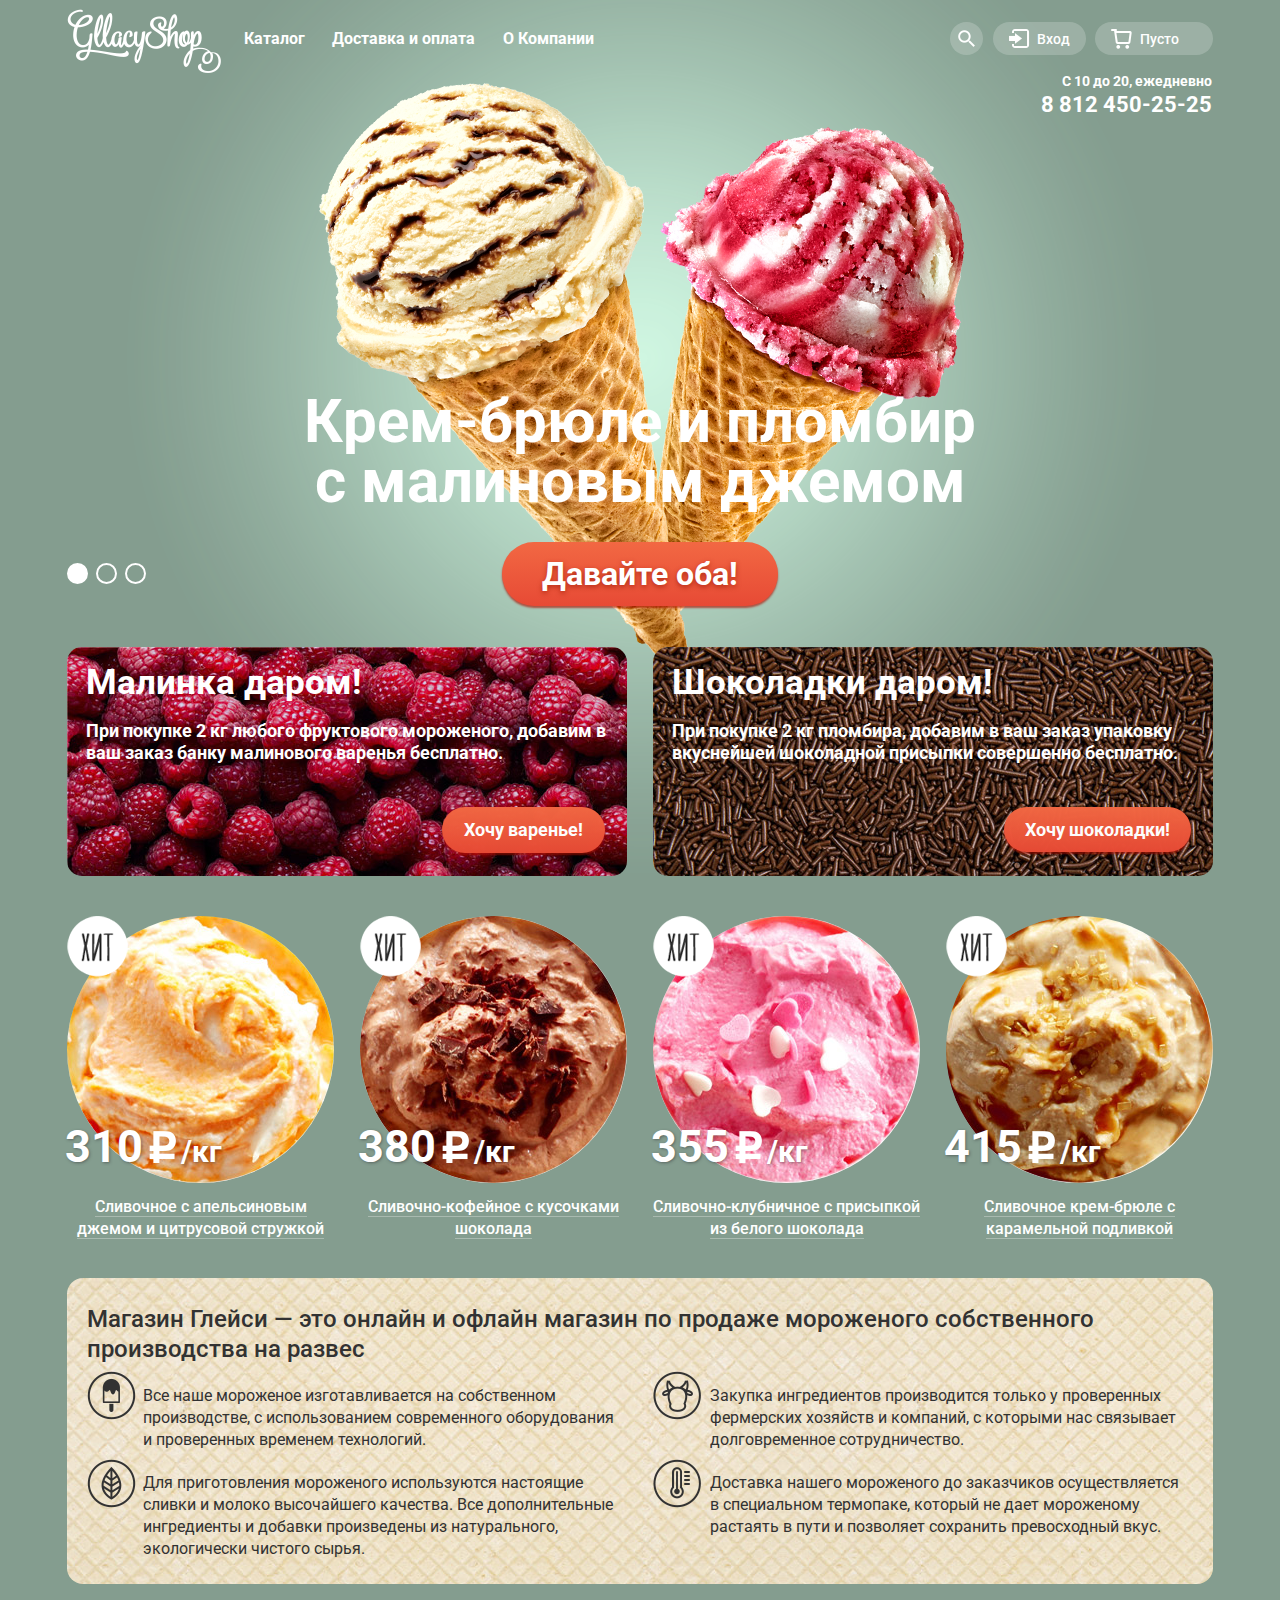
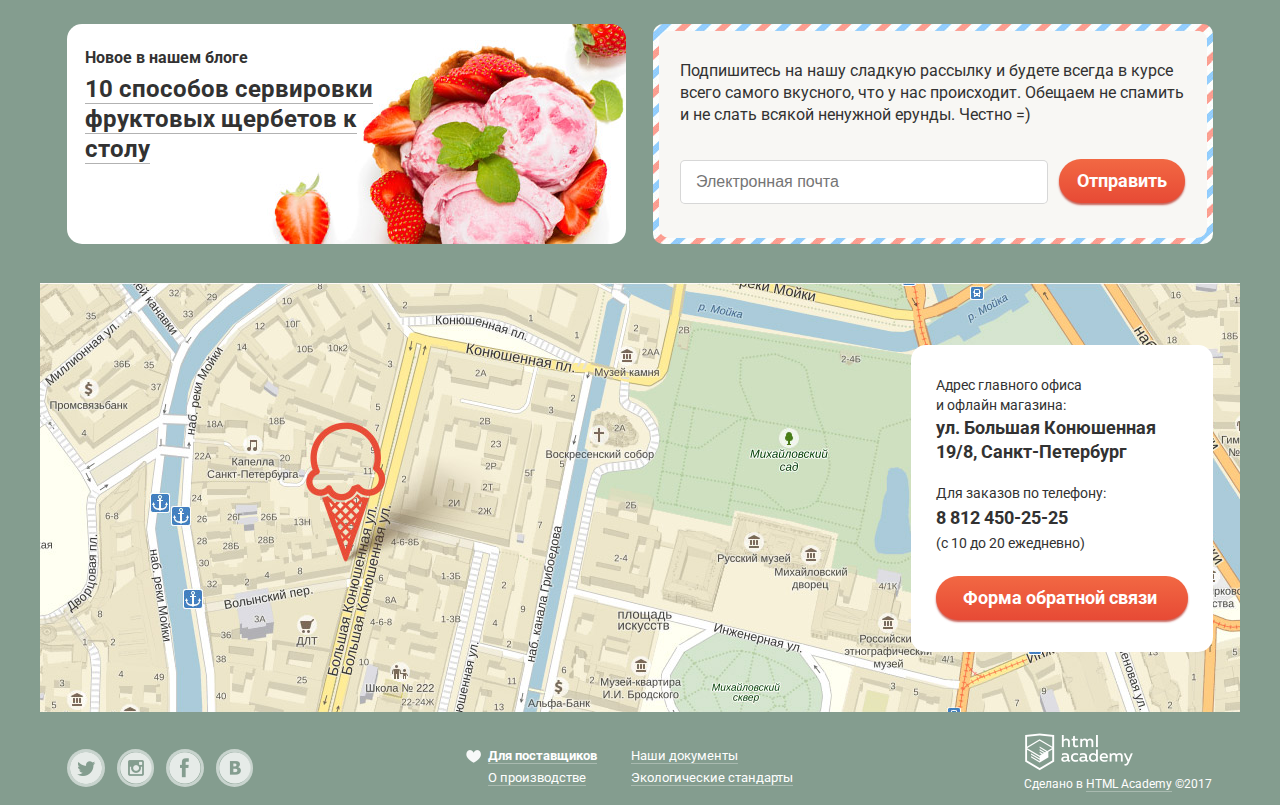
<file: index.html>
<!DOCTYPE html>
<html lang="ru">
	<head>
		<meta charset="utf-8">
		<title>HTML Academy: Глейси</title>
		<link href="https://fonts.googleapis.com/css?family=Roboto:400,500,700&amp;subset=cyrillic" rel="stylesheet">
		<link rel="stylesheet" href="css/normalize.css">
		<link rel="stylesheet" type="text/css" href="css/ministyle.css">
	</head>
	<body>
		<input type="radio" id="btn-1" name="toggle" checked>
		<input type="radio" id="btn-2" name="toggle">
		<input type="radio" id="btn-3" name="toggle">
		<div class="site-wrapper">
			<header class="main-header centerer">
				<nav class="main-nav">
					<a class="header-logo"><img src="img/logo.png" alt="GllacyShop" width="154" height="64"></a>
					<ul class="main-menu">
						<li class="item-after">
							<a href="#" class="main-menu-a li-hovered">Каталог</a>
							<ul class="sub-menu">
								<li><a class="sub-menu-new" href="#"><b>Новинки</b></a></li>
								<li><a href="catalog.html">Сливочное</a></li>
								<li><a href="#">Щербеты</a></li>
								<li><a href="#">Фруктовый лед</a></li>
								<li><a href="#">Мелорин</a></li>
							</ul>
						</li>
						<li><a href="#" class="main-menu-a">Доставка и оплата</a></li>
						<li><a href="#" class="main-menu-a">О Компании</a></li>
					</ul>
				</nav>
				<div class="user-block">
					<div class="search search-after">
						<div class="search-hover">
							<form action="#" method="get">
								<input type="text" placeholder="Что ищем?">
							</form>
						</div>
					</div>
					<div class="login">
						<a class="login-btn login-after" href="#">Вход</a>
						<div class="login-hover">
							<form action="#" method="get">
								<input type="email" placeholder="Электронная почта">
								<input type="password" placeholder="Пароль">
								<button class="login-red" type="submit">Войти</button>
								<div>
									<a href="#">Забыли пароль?</a>
									<a href="#">Новая регистрация</a>
								</div>
							</form>
						</div>
					</div>
					<div class="cart">
						<a class="cart-btn cart-after">Пусто</a>
						<div class="cart-hover">
							<table class="cart-list">
								<tr>
									<td></td>
									<td></td>
									<td></td>
									<td></td>
									<td></td>
								</tr>
							</table>
							<div class="cart-total-price">Итого: 0 руб.</div>
							<a class="cart-order-btn">Оформить заказ</a>
						</div>
					</div>
				</div>
				<div class="info">
					<p>
						<span class="time">C 10 до 20, ежедневно</span>
						<span class="tel">8 812 450-25-25</span>
					</p>
				</div>
			</header>
			<div class="slider centerer">
				<div class="slide" id="slide-1">
					<div class="slide-title">Крем-брюле и пломбир с малиновым джемом</div>
				 	<a class="slide-btn" href="#">Давайте оба!</a>
				</div>
				<div class="slide" id="slide-2">
					<div class="slide-title">Шоколадный пломбир
					и лимонный сорбет </div>
				 	<a class="slide-btn" href="#">Давайте оба!</a>
				</div>
				<div class="slide" id="slide-3">
					<div class="slide-title">Пломбир с помадкой
					и клубничный щербет</div>
				 	<a class="slide-btn" href="#">Давайте оба!</a>
				</div>
				<div class="slider-controls">
					<label for="btn-1"></label>
					<label for="btn-2"></label>
					<label for="btn-3"></label>
				</div>
			</div>
			<main class="centerer">
				<div class="action">
					<section class="action-item action-left">
						<h2 class="section-title">Малинка даром!</h2>
						<p>При покупке 2 кг любого фруктового мороженого, добавим в ваш заказ банку малинового варенья бесплатно.</p>
						<a class="action-btn" href="#">Хочу варенье!</a>
					</section>
					<section class="action-item action-right">
						<h2 class="section-title">Шоколадки даром!</h2>
						<p>При покупке 2 кг пломбира, добавим в ваш заказ упаковку вкуснейшей шоколадной присыпки совершенно бесплатно.</p>
						<a class="action-btn" href="#">Хочу шоколадки!</a>
					</section>
				</div>
				<div class="best">
					<article class="article-hover bestseller">
						<a href="#">
							<img src="img/item-1.jpg" alt="Сливочное с апельсиновым джемом и цитрусовой стружкой" width="267" height="267">
						</a>
						<p class="price">310 <span>/кг</span></p>
						<a href="#" class="btn article-title">Сливочное с апельсиновым джемом и цитрусовой стружкой</a>
						<a class="btn-hover" href="#">Быстрый просмотр</a>
					</article>
					<article class="article-hover bestseller">
						<a href="#">
							<img src="img/item-2.jpg" alt="Сливочно-кофейное с кусочками шоколада" width="267" height="267">
						</a>
						<p class="price">380 <span>/кг</span></p>
						<a href="#" class="btn article-title">Сливочно-кофейное с кусочками шоколада</a>
						<a class="btn-hover" href="#">Быстрый просмотр</a>
					</article>
					<article class="article-hover bestseller">
						<a href="#">
							<img src="img/item-3.jpg" alt="Сливочно-клубничное с присыпкой из белого шоколада" width="267" height="267">
						</a>
						<p class="price">355 <span>/кг</span></p>
						<a href="#" class="btn article-title">Сливочно-клубничное с присыпкой из белого шоколада</a>
						<a class="btn-hover" href="#">Быстрый просмотр</a>
					</article>
					<article class="article-hover bestseller">
						<a href="#">
							<img src="img/item-4.jpg" alt="Сливочное крем-брюле с карамельной подливкой" width="267" height="267">
						</a>
						<p class="price">415 <span>/кг</span></p>
						<a href="#" class="btn article-title">Сливочное крем-брюле с карамельной подливкой</a>
						<a class="btn-hover" href="#">Быстрый просмотр</a>
					</article>
				</div >
				<section class="description">
						<h3 class="section-title">Магазин Глейси — это онлайн и офлайн магазин по  продаже мороженого собственного производства на развес</h3>
						<p class="description-1">Все наше мороженое изготавливается на собственном производстве, с использованием современного оборудования и проверенных временем технологий.</p>
						<p class="description-2">Закупка ингредиентов производится только у проверенных фермерских хозяйств и компаний, с которыми нас связывает долговременное сотрудничество.</p>
						<p class="description-3">Для приготовления мороженого используются настоящие сливки и молоко высочайшего качества. Все дополнительные ингредиенты и добавки произведены из натурального, экологически чистого сырья.</p>
						<p class="description-4">Доставка нашего мороженого до заказчиков осуществляется в специальном термопаке, который не дает мороженому растаять в пути и позволяет сохранить превосходный вкус.</p>
				</section>
				<div class="new">
					<section class="news">
						<b>Новое в нашем блоге</b>
						<p><a href="#" class="btn btn-black">10 способов сервировки фруктовых щербетов к столу</a>
						</p>
					</section>
					<div class="subscribe">
						<form action="#" method="get">
							<p>Подпишитесь на нашу сладкую рассылку и будете всегда в курсе всего самого вкусного, что у нас происходит. Обещаем не спамить и не слать всякой ненужной ерунды. Честно =)</p>
							<label>
								<input type="email" placeholder="Электронная почта">
							</label>
							<button type="submit">Отправить</button>
						</form>
					</div>
				</div>
			</main>
			<div class="map">
				<iframe src="https://www.google.com/maps/embed?pb=!1m18!1m12!1m3!1d1998.6136801410153!2d30.32488574311115!3d59.93855233567285!2m3!1f0!2f0!3f0!3m2!1i1024!2i768!4f13.1!3m3!1m2!1s0x4696310fca5ba729%3A0xea9c53d4493c879f!2z0JHQvtC70YzRiNCw0Y8g0JrQvtC90Y7RiNC10L3QvdCw0Y8g0YPQuy4sIDE5LCDQodCw0L3QutGCLdCf0LXRgtC10YDQsdGD0YDQsywg0KDQvtGB0YHQuNGPLCAxOTExODY!5e0!3m2!1sru!2sua!4v1495033671757" width="1200" height="429" style="border:0" allowfullscreen></iframe>
				<section class="contact-info">
					<p class="p-1">Адрес главного офиса и офлайн магазина:</p>
					<b class="b-1">ул. Большая Конюшенная 19/8, Санкт-Петербург</b>
					<p class="p-2">Для заказов по телефону:</p>
					<b class="b-2">8 812 450-25-25</b>
					<p class="p-3">(с 10 до 20 ежедневно)</p>
					<div class="feedback">
						<a class="btn btn-modal-open" href="form.html">Форма обратной связи</a>
						<div class="feedback-modal">
							<button class="feedback-modal-close" type="button" title="Закрыть">Закрыть</button>
							<h2 class="">Мы обязательно вам ответим!</h2>
							<form class="feedback-form">
								<input type="text" name="yourname" placeholder="Как вас зовут?">
								<input type="email" name="email" placeholder="Ваша почта для ответа?">
								<textarea placeholder="Напишите что-нибудь..."></textarea>
								<button class="feedback-modal-submit" type="submit">Отправить</button>
							</form>
						</div>
					</div>
				</section>
			</div>
			<footer class="main-footer centerer">
				<div class="footer-social">
					<a class="social-btn twitter-btn" href="#">Твиттер</a>
					<a class="social-btn instagram-btn" href="#">Инстаграм</a>
					<a class="social-btn facebook-btn" href="#">Фейсбук</a>
					<a class="social-btn vk-btn" href="#">Вконтакте</a>
				</div>
				<div class="footer-info-left">
					<ul>
						<li><a class="btn heart" href="#">Для поставщиков</a></li>
						<li><a class="btn" href="#">О производстве</a></li>
					</ul>
				</div>
				<div class="footer-info-right">
					<ul>
						<li><a class="btn" href="#">Наши документы</a></li>
						<li><a class="btn" href="#">Экологические стандарты</a></li>
					</ul>
				</div>
				<div class="footer-copyright">
					<a href="https://htmlacademy.ru/intensive/htmlcss">
						<img src="img/logo-htmlacademy.png" alt="html academy" width="108" height="38">
					</a>
					<p>Сделано в <a class="btn" href="https://htmlacademy.ru/intensive/htmlcss">HTML Academy</a> ©2017</p>
				</div>
			</footer>
		</div>
		<script src="js/jquery.js" type="text/javascript"></script>
		<script src="js/minijscript.js" type="text/javascript"></script>
	</body>
</html>
</file>
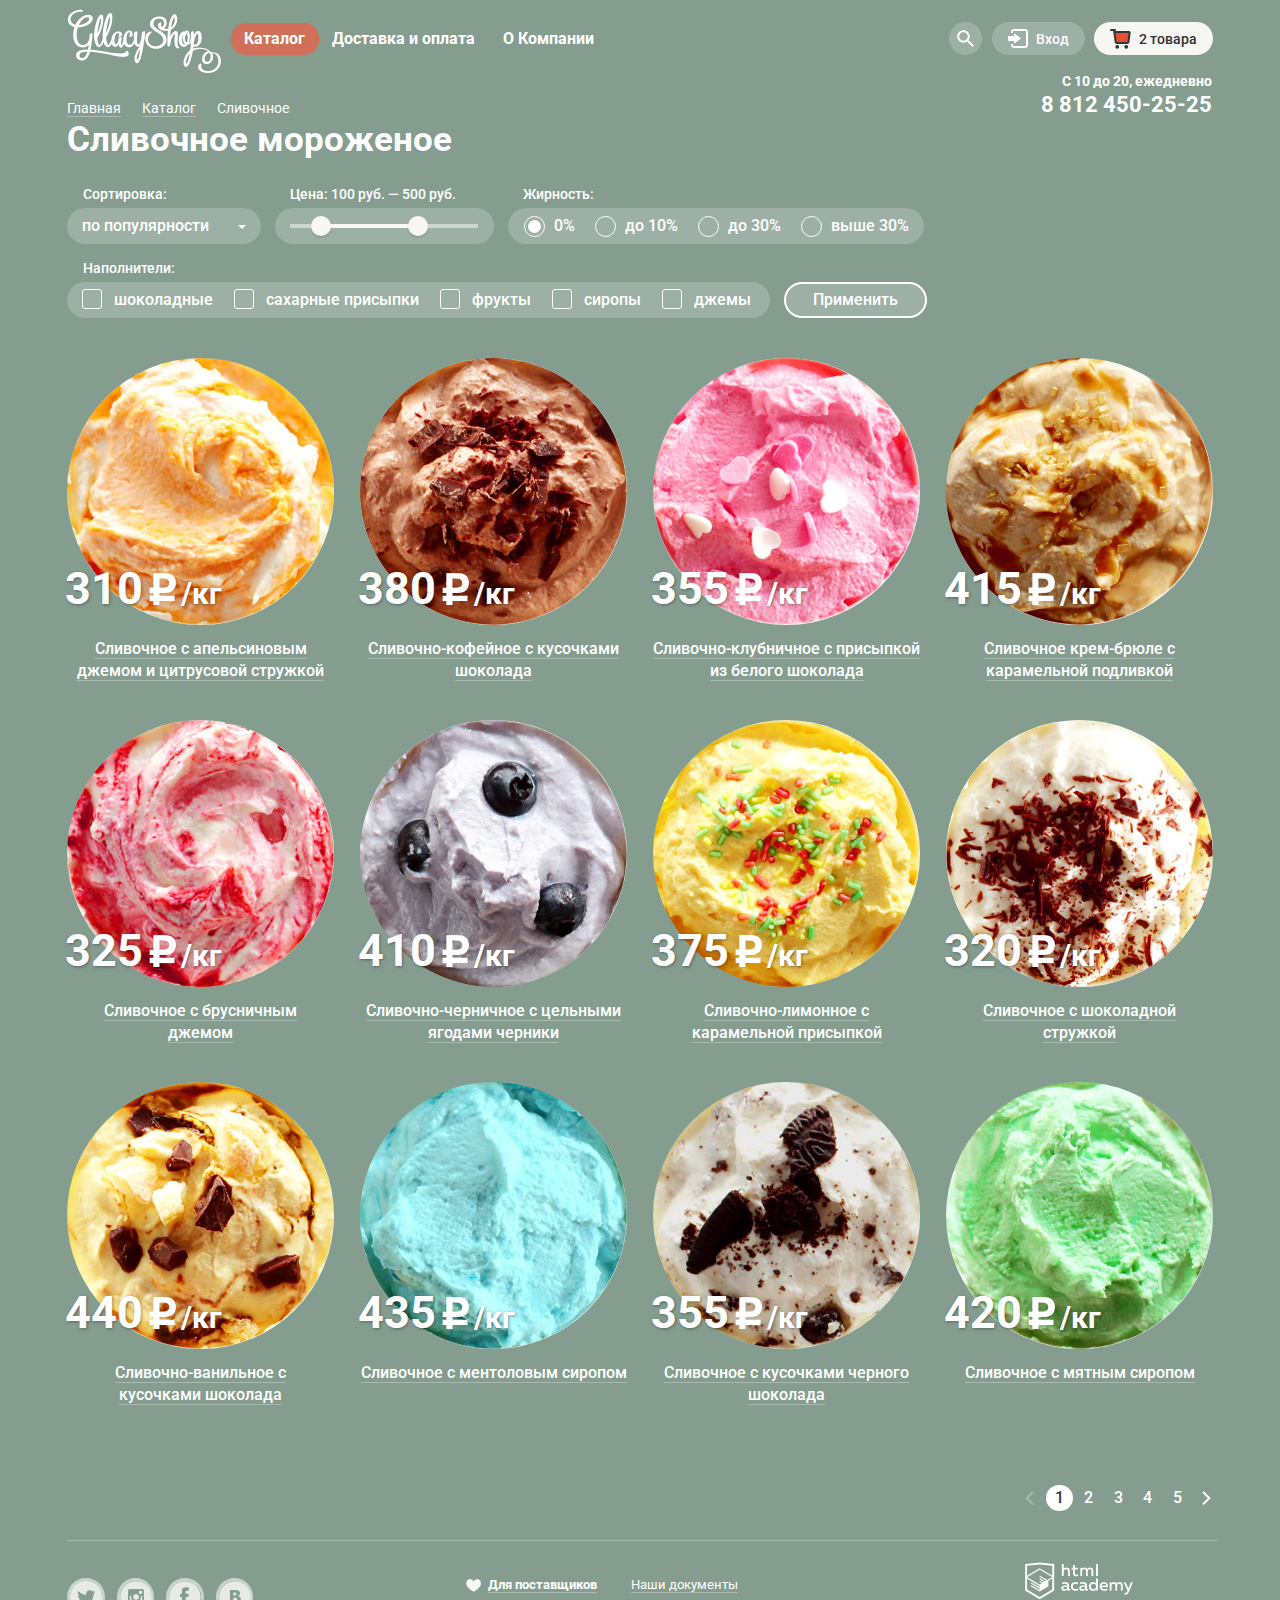
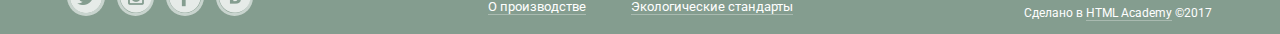
<file: catalog.html>
<!DOCTYPE html>
<html lang="ru">
	<head>
		<meta charset="utf-8">
		<title>HTML Academy: Глейси</title>
		<link href="https://fonts.googleapis.com/css?family=Roboto:400,500,700&amp;subset=cyrillic" rel="stylesheet">
		<link rel="stylesheet" href="css/normalize.css">
		<link rel="stylesheet" type="text/css" href="css/ministyle.css">
	</head>
	<body>
		<header class="main-header centerer">
			<nav class="main-nav">
				<a class="header-logo" href="index.html"><img src="img/logo.png" alt="GllacyShop" width="154" height="64"></a>
				<ul class="main-menu">
					<li class="item-after">
						<a class="current main-menu-a">Каталог</a>
						<ul class="sub-menu">
							<li><a href="#"><b>Новинки</b></a></li>
							<li><a class="current">Сливочное</a></li>
							<li><a href="#">Щербеты</a></li>
							<li><a href="#">Фруктовый лед</a></li>
							<li><a href="#">Мелорин</a></li>
						</ul>
					</li>
					<li><a href="#" class="main-menu-a">Доставка и оплата</a></li>
					<li><a href="#" class="main-menu-a">О Компании</a></li>
				</ul>
			</nav>
			<div class="user-block">
				<div class="search search-after">
					<div class="search-hover">
						<form action="#" method="get">
							<input type="text" placeholder="Что ищем?">
						</form>
					</div>
				</div>
				<div class="login">
					<a class="login-btn login-after" href="#">Вход</a>
					<div class="login-hover">
						<form action="#" method="get">
							<input type="email" placeholder="Электронная почта">
							<input type="password" placeholder="Пароль">
							<button class="btn-red login-red" type="submit">Войти</button>
							<div>
								<a href="#">Забыли пароль?</a>
								<a href="#">Новая регистрация</a>
							</div>
						</form>
					</div>
				</div>
				<div class="cart">
					<a class="cart-btn filled-cart  cart-after">2 товара</a>
					<div class="cart-hover">
						<table class="cart-list">
							<tr>
								<td class="cart-list-delete"><a href="#">Удалить</a></td>
								<td class="cart-item-img"><a href="#"><img src="img/item-1.jpg" width="33" height="33" alt="Пломбир с апельсиновым джемом"></a></td>
								<td class="cart-item-description"><a href="#">Пломбир с апельсиновым джемом</a></td>
								<td class="amount">1,5 кг х <span>200 руб.</span></td>
								<td class="cart-item-price">300 руб.</td>
							</tr>
							<tr>
								<td class="cart-list-delete"><a href="#">Удалить</a></td>
								<td class="cart-item-img"><a href="#"><img src="img/item-3.jpg" width="33" height="33" alt="Клубничный пломбир с присыпкой из белого шоколада"></a></td>
								<td class="cart-item-description"><a href="#">Клубничный пломбир с присыпкой из белого шоколада</a></td>
								<td class="amount">1,5 кг х <span>300 руб.</span></td>
								<td class="cart-item-price">450 руб.</td>
							</tr>
						</table>
						<div class="cart-total-price">Итого: 750 руб.</div>
						<a href="#" class="cart-order-btn">Оформить заказ</a>
					</div>
				</div>
			</div>
			<div class="info">
				<p>
					<span class="time">C 10 до 20, ежедневно</span>
					<span class="tel">8 812 450-25-25</span>
				</p>
			</div>
		</header>
		<main class="centerer">
			<ul class="breadcrumbs">
				<li><a class="btn" href="index.html">Главная</a></li>
				<li><a class="btn" href="#">Каталог</a></li>
				<li><a class="btn">Сливочное</a></li>
			</ul>
			<h1 class="catalog-title">Сливочное мороженое</h1>
			<form class="catalog-form" action="#" method="get">
				<div class="sorting-box filter-box">
					<fieldset class=""> 
						<legend>Сортировка:</legend>
						<div class="form-btn">
							<select class="sort">
								<option value="рopular">по популярности</option>
								<option value="not-expensive">сначала недорогие</option>
								<option value="expensive">сначала дорогие</option>
								<option value="fat-content">по жирности</option>
							</select>
						</div>
					</fieldset>
				</div>
				<div class="price-filter filter-box">
					<fieldset class="">
						<legend>Цена: 100 руб. — 500 руб.</legend>
						<div class="range-controls">
							<div class="scale">
								<div class="bar"></div>
							</div>
							<div class="range-toggle range-toggle-min"></div>
							<div class="range-toggle range-toggle-max"></div>
						</div>
					</fieldset>
				</div>
				<div class="fat-content-filter filter-box">
					<fieldset>
						<legend>Жирность:</legend>
						<div class="form-btn">
							<input type="radio" name="fats" value="0%" id="fat-1" checked>
							<label for="fat-1">0%</label>
							<input type="radio" name="fats" value="before 10%" id="fat-2">
							<label for="fat-2">до 10%</label>
							<input type="radio" name="fats" value="before 30%" id="fat-3">
							<label for="fat-3">до 30%</label>
							<input type="radio" name="fats" value="after 30%" id="fat-4">
							<label for="fat-4">выше 30%</label>
						</div>
					</fieldset>
				</div>
				<div class="ice-cream-fillers filter-box">
					<fieldset class="">
						<legend>Наполнители:</legend>
						<div class="form-btn">
							<input type="checkbox" name="chocolate" value="chocolate" id="ice-cream-filler-1"> 
							<label for="ice-cream-filler-1">шоколадные</label>
							<input type="checkbox" name="sugar" value="sugar" id="ice-cream-filler-2">
							<label for="ice-cream-filler-2">сахарные присыпки</label> 
							<input type="checkbox" name="fruit" value="fruit" id="ice-cream-filler-3"> 
							<label for="ice-cream-filler-3">фрукты</label>
							<input type="checkbox" name="syrup" value="syrup" id="ice-cream-filler-4">
							<label for="ice-cream-filler-4">сиропы</label> 
							<input type="checkbox" name="jam" value="jam" id="ice-cream-filler-5"> 
							<label for="ice-cream-filler-5">джемы</label>
						</div>
					</fieldset>
				</div>
				<button class="btn-filter" type="submit">Применить</button>
			</form>
			<div class="best catalog-grid">
				<article class="article-hover">
					<a href="#" class="article-a-img">
						<img src="img/item-1.jpg" alt="Сливочное с апельсиновым джемом и цитрусовой стружкой" width="267" height="267">
					</a>
					<p class="price">310 <span>/кг</span></p>
					<a class="btn article-title" href="#">Сливочное с апельсиновым джемом и цитрусовой стружкой</a>
					<a class="btn-hover" href="#">Быстрый просмотр</a>
				</article>
				<article class="article-hover">
					<a href="#">
						<img src="img/item-2.jpg" alt="Сливочно-кофейное с кусочками шоколада" width="267" height="267">
					</a>
					<p class="price">380 <span>/кг</span></p>
					<a class="btn article-title" href="#">Сливочно-кофейное с кусочками шоколада</a>
					<a class="btn-hover" href="#">Быстрый просмотр</a>
				</article>
				<article class="article-hover">
					<a href="#">
						<img src="img/item-3.jpg" alt="Сливочно-клубничное с присыпкой из белого шоколада" width="267" height="267">
					</a>
					<p class="price">355 <span>/кг</span></p>
					<a class="btn article-title" href="#">Сливочно-клубничное с присыпкой из белого шоколада</a>
					<a class="btn-hover" href="#">Быстрый просмотр</a>
				</article>
				<article class="article-hover">
					<a href="#">
						<img src="img/item-4.jpg" alt="Сливочное крем-брюле с карамельной подливкой" width="267" height="267">
					</a>
					<p class="price">415 <span>/кг</span></p>
					<a class="btn article-title" href="#">Сливочное крем-брюле с карамельной подливкой</a>
					<a class="btn-hover" href="#">Быстрый просмотр</a>
				</article>
				<article class="article-hover">
					<a href="#">
						<img src="img/item-5.jpg" alt="Сливочное с брусничным джемом" width="267" height="267">
					</a>
					<p class="price">325 <span>/кг</span></p>
					<a class="btn article-title" href="#">Сливочное с брусничным<br> джемом</a>
					<a class="btn-hover" href="#">Быстрый просмотр</a>
				</article>
				<article class="article-hover">
					<a href="#">
						<img src="img/item-6.jpg" alt="Сливочно-черничное с цельными ягодами черники" width="267" height="267">
					</a>
					<p class="price">410 <span>/кг</span></p>
					<a class="btn article-title" href="#">Сливочно-черничное с цельными ягодами черники</a>
					<a class="btn-hover" href="#">Быстрый просмотр</a>
				</article>
				<article class="article-hover">
					<a href="#">
						<img src="img/item-7.jpg" alt="Сливочно-лимонное с карамельной присыпкой" width="267" height="267">
					</a>
					<p class="price">375 <span>/кг</span></p>
					<a class="btn article-title" href="#">Сливочно-лимонное с карамельной присыпкой</a>
					<a class="btn-hover" href="#">Быстрый просмотр</a>
				</article>
				<article class="article-hover">
					<a href="#">
						<img src="img/item-8.jpg" alt="Сливочное с шоколадной стружкой" width="267" height="267">
					</a>
					<p class="price">320 <span>/кг</span></p>
					<a class="btn article-title" href="#">Сливочное с шоколадной стружкой</a>
					<a class="btn-hover" href="#">Быстрый просмотр</a>
				</article>
				<article class="article-hover">
					<a href="#">
						<img src="img/item-9.jpg" alt="Сливочно-ванильное с кусочками шоколада" width="267" height="267">
					</a>
					<p class="price">440 <span>/кг</span></p>
					<a class="btn article-title" href="#">Сливочно-ванильное с<br> кусочками шоколада</a>
					<a class="btn-hover" href="#">Быстрый просмотр</a>
				</article>
				<article class="article-hover">
					<a href="#">
						<img src="img/item-10.jpg" alt=">Сливочноe с ментоловым сиропом" width="267" height="267">
					</a>
					<p class="price">435 <span>/кг</span></p>
					<a class="btn article-title" href="#">Сливочноe с ментоловым сиропом</a>
					<a class="btn-hover" href="#">Быстрый просмотр</a>
				</article>
				<article class="article-hover">
					<a href="#">
						<img src="img/item-11.jpg" alt="Сливочное с кусочками черного шоколада" width="267" height="267">
					</a>
					<p class="price">355 <span>/кг</span></p>
					<a class="btn article-title" href="#">Сливочное с кусочками черного шоколада</a>
					<a class="btn-hover" href="#">Быстрый просмотр</a>
				</article>
				<article class="article-hover">
					<a href="#">
						<img src="img/item-12.jpg" alt="Сливочное с мятным сиропом" width="267" height="267">
					</a>
					<p class="price">420 <span>/кг</span></p>
					<a class="btn article-title" href="#">Сливочное с мятным сиропом</a>
					<a class="btn-hover" href="#">Быстрый просмотр</a>
				</article>
			</div>
			<div class="paginator">
				<a class="page prev disabled" href="#">Назад</a>
				<a class="page current-page" href="#">1</a>
				<a class="page" href="#">2</a>
				<a class="page" href="#">3</a>
				<a class="page" href="#">4</a>
				<a class="page" href="#">5</a>
				<a class="page next" href="#">Вперёд</a>
			</div>
		</main>
		<footer class="main-footer centerer">
			<div class="footer-social">
				<a class="social-btn twitter-btn" href="#">Твиттер</a>
				<a class="social-btn instagram-btn" href="#">Инстаграм</a>
				<a class="social-btn facebook-btn" href="#">Фейсбук</a>
				<a class="social-btn vk-btn" href="#">Вконтакте</a>
			</div>
			<div class="footer-info-left">
				<ul>
					<li><a class="btn heart" href="#">Для поставщиков</a></li>
					<li><a class="btn" href="#">О производстве</a></li>
				</ul>
			</div>
			<div class="footer-info-right">
				<ul>
					<li><a class="btn" href="#">Наши документы</a></li>
					<li><a class="btn" href="#">Экологические стандарты</a></li>
				</ul>
			</div>
			<div class="footer-copyright">
				<a href="https://htmlacademy.ru/intensive/htmlcss">
					<img src="img/logo-htmlacademy.png" alt="html academy" width="108" height="38">
				</a>
				<p>Сделано в <a class="btn" href="https://htmlacademy.ru/intensive/htmlcss">HTML Academy</a> ©2017</p>
			</div>
		</footer>
	</body>
</html>
</file>
<file: css/ministyle.css>
﻿body{margin:0;color:#323232;font-family:"Roboto","Arial",sans-serif;font-size:16px;font-weight:500;line-height:22px;background-color:#849d8f}h2.section-title{color:#fff;font-family:"Roboto","Arial",sans-serif;font-size:35px;font-weight:700;line-height:41px;margin-top:0}h3.section-title{color:#323232;font-family:"Roboto","Arial",sans-serif;font-size:24px;font-weight:500;line-height:28px}h1.catalog-title{color:#fff;font-family:"Roboto","Arial",sans-serif;font-size:35px;font-weight:700;line-height:41px;padding:0;margin:0;margin-bottom:26px}.centerer{width:1146px;padding:0 27px;margin:0 auto}.main-header{display:-webkit-box;display:-ms-flexbox;display:flex;-ms-flex-wrap:wrap;flex-wrap:wrap;-webkit-box-align:center;-ms-flex-align:center;align-items:center;-webkit-box-pack:end;-ms-flex-pack:end;justify-content:flex-end;padding-top:10px}.main-nav{display:-webkit-box;display:-ms-flexbox;display:flex;-webkit-box-flex:1;-ms-flex-positive:1;flex-grow:1;-ms-flex-wrap:wrap;flex-wrap:wrap;-webkit-box-align:center;-ms-flex-align:center;align-items:center}.main-nav ul,.main-nav li,.main-nav img{padding:0;margin:0;list-style:none}.main-nav ul{display:-webkit-box;display:-ms-flexbox;display:flex;margin-top:-10px}.main-nav .main-menu{position:relative;margin-left:2px;margin-top:-11px}.main-menu a{color:#fff;display:block;text-decoration:none;font-size:16px;font-weight:700;line-height:18px;padding:7px 14px 7px 13px}.header-logo{width:154px;display:block;margin-right:8px;margin-top:-1px}.main-menu a:hover{color:#323232;background-color:#f7f6f3;border-radius:15px}.main-menu .main-menu-a:active{background-color:#ededed;-webkit-box-shadow:inset 0 2px 1px dimgrey;box-shadow:inset 0 2px 1px dimgrey}.main-menu > li{position:relative}.main-menu li:last-child{margin-left:1px}.item-after::after{content:"";display:none;position:absolute;width:88px;height:7px}.main-menu .sub-menu{left:-7px;top:47px;display:none;position:absolute;background-color:#f8f7f4;border-radius:5px;-webkit-box-shadow:0 20px 20px rgba(0,0,0,0.4);box-shadow:0 20px 20px rgba(0,0,0,0.4);z-index:80}.main-menu > li:hover .sub-menu{display:block}.main-menu:hover .item-after::after{display:block}.main-menu>.item-after:hover .li-hovered{color:#323232;background-color:#f7f6f3;border-radius:15px}.sub-menu{width:143px;min-height:171px}.sub-menu a{font-size:14px;font-weight:400;line-height:16px;min-width:102px;padding:8px 21px;padding-left:19px;list-style:none;color:#323232}.sub-menu .sub-menu-new{padding:12px 20px}.sub-menu a:hover{border-radius:0;background-color:#fbded7}.sub-menu a:hover:first-child{border-top-left-radius:5px;border-top-right-radius:5px}.sub-menu a:hover:last-child{border-bottom-left-radius:5px;border-bottom-right-radius:5px}.sub-menu a:active{background-color:#f6b5a5}.sub-menu li:first-child{border-bottom:1px rgba(0,0,0,0.2) solid}.user-block{display:-webkit-box;display:-ms-flexbox;display:flex;text-decoration:none;color:#fff;z-index:77;font-size:14px;font-weight:500;line-height:16px;margin-top:-12px}.search{position:relative;padding:8px;margin-right:10px;width:17px;height:17px;background:url(../img/search-icon.png) no-repeat;background-color:rgba(255,255,255,0.2);background-position:50% 50%;border-radius:32px}.search-after::after{content:"";top:21px;left:-5px;display:none;position:absolute;width:37px;height:20px}.search:hover{background:url(../img/search-icon-hover.png) no-repeat;background-position:50% 50%;background-color:#f8f7f4}.search:hover.search-after::after{display:block}.search-hover{width:311px;position:absolute;display:none;left:-307px;top:37px;padding:19px 15px;border-radius:5px;background-color:#f8f7f4;-webkit-box-shadow:0 20px 20px rgba(0,0,0,0.2);box-shadow:0 20px 20px rgba(0,0,0,0.2)}.search:hover .search-hover{display:block}.search-hover input{-webkit-box-sizing:border-box;box-sizing:border-box;width:311px;height:44px;padding:9px 14px;color:#999;font-family:"Roboto","Arial",sans-serif;font-size:14px;font-weight:400;line-height:24px;border:1px solid #d3d3d2;border-radius:5px;outline:none}.search-hover input:hover{border:2px solid rgba(154,154,154,0.52);padding:8px 13px}.search-hover input:focus{border:2px solid rgba(46,136,228,0.52);padding:8px 13px}.login{position:relative;min-width:92px;min-height:32px;margin-right:10px;background:url(../img/login-icon.png) no-repeat;background-color:rgba(255,255,255,0.2);border-radius:32px;background-position:16px 50%}.login-btn{display:block;color:#fff;text-decoration:none;padding:9px 16px 5px 44px}.login-after::after{content:"";top:23px;left:1px;display:none;position:absolute;width:95px;height:17px}.login-btn:hover.login-after::after{display:block}.login:hover .login-btn{color:#323232}.login:hover{color:#323232;background:url(../img/login-icon-hover.png) no-repeat;background-position:16px 50%;background-color:#f8f7f4}.login-btn:hover{color:#323232}.login-hover{width:237px;z-index:100;display:none;position:absolute;top:37px;left:-182px;padding:20px;padding-bottom:22px;background-color:#f8f7f4;border-radius:5px;-webkit-box-shadow:0 20px 20px rgba(0,0,0,0.2);box-shadow:0 20px 20px rgba(0,0,0,0.2)}.login:hover .login-hover{display:block}.login-hover form{width:241px}.login-hover input{-webkit-box-sizing:border-box;box-sizing:border-box;width:241px;height:44px;margin-bottom:20px;padding:0 14px;color:#999;font-family:"Roboto","Arial",sans-serif;font-size:14px;font-weight:400;line-height:24px;background-color:#fff;border:1px solid #d3d3d2;border-radius:5px;outline:none}.login-hover input:hover{border:2px solid rgba(154,154,154,0.52);padding:13px}.login-hover input:focus{border:2px solid rgba(46,136,228,0.52);padding:13px}.login-hover div{float:right}.login-hover a{display:block;color:#323232;font-size:13px;font-weight:400;line-height:24px;margin-top:-2px;margin-right:5px}.login-red{padding:0;color:#fefefe;font-family:"Roboto","Arial",sans-serif;font-size:18px;font-weight:700;line-height:24px;width:98px;height:44px;background-color:#e84d37;background-image:-webkit-gradient(linear,left bottom,left top,from(#e74a35),to(#f26843));background-image:linear-gradient(to top,#e74a35 0%,#f26843 100%);-webkit-box-shadow:0 1px 2px #ac1000;box-shadow:0 1px 2px #ac1000;border-radius:20px;border:0;cursor:pointer;outline:none}.login-red:hover{background-image:-webkit-gradient(linear,left bottom,left top,from(#ec6e5d),to(#f58669));background-image:linear-gradient(to top,#ec6e5d 0%,#f58669 100%);-webkit-box-shadow:0 2px 2px #ac1000;box-shadow:0 2px 2px #ac1000}.login-red:active{background-image:-webkit-gradient(linear,left bottom,left top,from(#e1613e),to(#d74531));background-image:linear-gradient(to top,#e1613e 0%,#d74531 100%);-webkit-box-shadow:inset 0 2px 2px #942718;box-shadow:inset 0 2px 2px #942718}.cart{position:relative;min-width:117px;min-height:32px;margin-left:-1px;background:url(../img/empty-cart-icon.png) no-repeat;background-color:rgba(255,255,255,0.2);border-radius:32px;background-position:16px 50%}.cart-btn{display:block;padding:9px 34px 8px 45px}.cart-after::after{content:"";top:23px;left:1px;display:none;position:absolute;width:114px;height:17px}.cart-btn:hover.cart-after::after{display:block}.cart:hover .cart-btn{color:#323232;background-color:#f8f7f4;background-image:url(../img/full-cart-icon.png);background-repeat:no-repeat;border-radius:32px;background-position:16px 55%}.cart-btn:hover{color:#323232;background-color:#f8f7f4;background-image:url(../img/full-cart-icon.png);background-repeat:no-repeat;border-radius:32px;background-position:16px 55%}.cart-hover{width:514px;display:none;position:absolute;top:37px;right:0;z-index:100;background-color:rgba(248,247,244,1);border-radius:5px;-webkit-box-shadow:0 20px 20px rgba(0,0,0,0.40);box-shadow:0 20px 20px rgba(0,0,0,0.40);padding:8px 16px 21px 10px}.cart:hover .cart-hover{display:block}.cart-list{font-size:13px;line-height:16px;color:rgba(50,50,50,1);margin-bottom:7px}.cart-list td{vertical-align:top;padding:10px 8px 5px 10px}.cart-list-delete a{font-size:0;position:relative}.cart-list-delete a::before,.cart-list-delete a::after{content:"";position:absolute;left:-8px;top:0;width:15px;height:2px;background-color:rgba(50,50,50,1)}.cart-list-delete a::before{-webkit-transform:rotate(45deg);transform:rotate(45deg)}.cart-list-delete a::after{-webkit-transform:rotate(-45deg);transform:rotate(-45deg)}.cart-item-img img{width:33px;height:33px;border-radius:50%}.cart-list .cart-item-description{width:229px;padding-top:18px;padding-left:2px}.cart-item-description a{text-decoration:none;color:#323232}.cart-list .amount{width:102px;padding-top:18px;padding-left:8px}.amount span{color:#999}.cart-list .cart-item-price{width:53px;padding-top:18px;padding-left:11px}.cart-total-price{padding-top:16px;padding-bottom:14px;margin-right:-3px;color:#323232;font-size:15px;font-weight:700;line-height:18px;text-align:right;border-top:1px solid rgba(201,201,199,1)}.cart-order-btn{float:right;text-decoration:none;color:#fff;padding:10px 16px;padding-right:13px;margin-right:-1px;font-size:18px;font-weight:700;line-height:24px;background-color:#fff;background-image:-webkit-gradient(linear,left bottom,left top,from(#e74a35),to(#f26843));background-image:linear-gradient(to top,#e74a35 0%,#f26843 100%);-webkit-box-shadow:0 2px 2px rgba(172,16,0,0.64);box-shadow:0 2px 2px rgba(172,16,0,0.64);border-radius:20px}.cart-order-btn:hover{background-image:-webkit-gradient(linear,left bottom,left top,from(#ec6e5d),to(#f58669));background-image:linear-gradient(to top,#ec6e5d 0%,#f58669 100%);-webkit-box-shadow:0 2px 2px #ac1000;box-shadow:0 2px 2px #ac1000}.cart-order-btn:active{background-image:-webkit-gradient(linear,left bottom,left top,from(#e1613e),to(#d74531));background-image:linear-gradient(to top,#e1613e 0%,#d74531 100%);-webkit-box-shadow:inset 0 2px 2px #942718;box-shadow:inset 0 2px 2px #942718}.filled-cart{opacity:.99;color:#323232;background-color:#f8f7f4;background-image:url(../img/full-cart-icon.png);background-repeat:no-repeat;background-position:16px 55%;border-radius:32px;padding-right:16px}.info{margin-top:-23px;color:#fff;width:450px;text-align:right;padding:1px}.info span{display:block;margin-bottom:4px}.info .time{font-size:14px;font-weight:700;line-height:16px}.info .tel{font-size:22px;font-weight:700;line-height:24px}.site-wrapper{background-color:#849d8f;background-image:url(../img/slide-1.png);background-repeat:no-repeat;background-position:50.5% top}.slider{z-index:10;margin-bottom:41px;position:relative;padding-top:258px;text-align:center;color:#fff}.slide-title{width:700px;margin:0 auto;margin-bottom:30px;font-size:60px;font-weight:700;line-height:60px}.slide-btn{display:inline-block;vertical-align:top;padding:10px 40px;text-shadow:0 2px 5px rgba(160,32,11,0.76);color:#fff;font-family:"Roboto","Arial",sans-serif;font-size:32px;font-weight:700;line-height:44px;text-decoration:none;background-color:#fff;background-image:-webkit-gradient(linear,left bottom,left top,from(#e74a35),to(#f26843));background-image:linear-gradient(to top,#e74a35 0%,#f26843 100%);-webkit-box-shadow:0 2px 2px rgba(172,16,0,0.64);box-shadow:0 2px 2px rgba(172,16,0,0.64);border-radius:100px}.slide-btn:hover{background-image:-webkit-gradient(linear,left bottom,left top,from(#ec6e5d),to(#f58669));background-image:linear-gradient(to top,#ec6e5d 0%,#f58669 100%);-webkit-box-shadow:0 2px 2px #ac1000;box-shadow:0 2px 2px #ac1000}.slide-btn:active{background-image:-webkit-gradient(linear,left bottom,left top,from(#e1613e),to(#d74531));background-image:linear-gradient(to top,#e1613e 0%,#d74531 100%);-webkit-box-shadow:inset 0 2px 2px #942718;box-shadow:inset 0 2px 2px #942718}.slider-controls label{display:inline-block;width:17px;height:17px;margin-right:8px;vertical-align:top;background-color:transparent;border:2px solid #fff;border-radius:50%;cursor:pointer}.slider-controls{position:absolute;bottom:21px;left:27px;font-size:0}#btn-1:checked ~ .site-wrapper #slide-1,#btn-2:checked ~ .site-wrapper #slide-2,#btn-3:checked ~ .site-wrapper #slide-3{display:block}#btn-1:checked ~ .site-wrapper label[for="btn-1"],#btn-2:checked ~ .site-wrapper label[for="btn-2"],#btn-3:checked ~ .site-wrapper label[for="btn-3"]{background-color:#fff}#btn-1:hover ~ .site-wrapper label[for="btn-1"],#btn-2:hover ~ .site-wrapper label[for="btn-2"],#btn-3:hover ~ .site-wrapper label[for="btn-3"]{opacity:.4;background-color:#f8f7f4}#btn-1:checked ~ .site-wrapper{background-color:#849d8f;background-image:url(../img/slide-1.png)}#btn-2:checked ~ .site-wrapper{background-color:#8996a6;background-image:url(../img/slide-2.png)}#btn-3:checked ~ .site-wrapper{background-color:#9d8b84;background-image:url(../img/slide-3.png)}body > input[type="radio"]{display:none}.slide{display:none}.action{display:-webkit-box;display:-ms-flexbox;display:flex;-webkit-box-pack:justify;-ms-flex-pack:justify;justify-content:space-between;margin-bottom:40px;color:#fff;align-items:flex-start}.action-item{width:522px;min-height:204px;border-radius:15px;background-repeat:no-repeat;background-position:center top;padding:15px 19px 10px}.action-left{background-color:#af526d;background:url(../img/action-left1.jpg)}.action-right{background-color:#593927;background:url(../img/action-right1.jpg)}.action-item .section-title{margin-bottom:32px}.action p{font-size:18px;font-weight:700;line-height:22px;margin-top:-15px;margin-bottom:43px}.action-btn{float:right;padding:11px 22px;margin-right:3px;color:#fff;font-size:18px;font-weight:700;line-height:24px;opacity:.99;background-color:#fff;background-image:-webkit-gradient(linear,left bottom,left top,from(#e74a35),to(#f26843));background-image:linear-gradient(to top,#e74a35 0%,#f26843 100%);-webkit-box-shadow:0 2px 2px rgba(172,16,0,0.64);box-shadow:0 2px 2px rgba(172,16,0,0.64);text-decoration:none;border-radius:23px}.action-right .action-btn{padding-left:21px;padding-right:21px;padding-bottom:10px}.action-btn:hover{background-image:-webkit-gradient(linear,left bottom,left top,from(#ec6e5d),to(#f58669));background-image:linear-gradient(to top,#ec6e5d 0%,#f58669 100%);-webkit-box-shadow:0 2px 2px #ac1000;box-shadow:0 2px 2px #ac1000}.action-btn:active{background-image:-webkit-gradient(linear,left bottom,left top,from(#e1613e),to(#d74531));background-image:linear-gradient(to top,#e1613e 0%,#d74531 100%);-webkit-box-shadow:inset 0 2px 2px #942718;box-shadow:inset 0 2px 2px #942718}.btn{color:#fff;text-decoration:none;border-bottom:1px rgba(255,255,255,0.3) solid}.btn:hover{color:#ffbc9e;border-color:#ffbc9e}.btn:active{color:#ffbc9e;border-color:#ffbc9e}.btn-black{color:#323232;text-decoration:none;border-bottom:1px rgba(0,0,0,0.3) solid}.btn-black:hover{color:#e84d37;border-color:#e84d37}.btn-black:active{color:#e84d37;border-color:#e84d37}.best{font-size:0}.best article:nth-child(4n){margin-right:0}.best img{position:relative;z-index:2;border-radius:50%;width:267px;height:267px}.article-hover{z-index:1;position:relative;width:267px;display:inline-block;vertical-align:top;font-size:16px;text-align:center;margin-right:26px;margin-bottom:38px}.article-a-img{display:block}.bestseller.article-hover::before{position:absolute;z-index:35;content:"";width:61px;height:61px;background:url(../img/hit.png)}.article-hover::after{content:"";position:absolute;display:none;background-color:rgba(255,255,255,0.3);-webkit-box-shadow:0 20px 20px rgba(0,0,0,0.4);box-shadow:0 20px 20px rgba(0,0,0,0.4);top:-5px;left:-12px;right:-12px;bottom:-74px;border-radius:8px}.article-hover:hover{z-index:50}.article-hover:hover::after{display:block}.article-hover .article-title{z-index:30;position:relative}.price{width:159px;height:45px;position:relative;z-index:40;left:-3px;bottom:65px;text-shadow:.5px .9px 3px rgba(49,50,53,0.5);color:#fff;font-size:45px;font-weight:700;line-height:45px;margin:0;margin-bottom:-38px;background-image:url(../img/price-r.png);background-repeat:no-repeat;background-position:85px 7px}.price span{font-weight:700;font-size:30px;padding-left:27px}.btn-hover{position:absolute;z-index:20;left:25px;display:none;color:#fff;font-size:18px;font-weight:700;line-height:24px;background-color:#e84d37;background-image:-webkit-gradient(linear,left bottom,left top,from(#e74a35),to(#f26843));background-image:linear-gradient(to top,#e74a35 0%,#f26843 100%);-webkit-box-shadow:0 1px 2px #ac1000;box-shadow:0 1px 2px #ac1000;border-radius:20px;padding:12px 15px;width:201px;margin:auto;margin-top:12px;text-decoration:none}.btn-hover:hover{background-image:-webkit-gradient(linear,left bottom,left top,from(#ec6e5d),to(#f58669));background-image:linear-gradient(to top,#ec6e5d 0%,#f58669 100%);-webkit-box-shadow:0 2px 2px #ac1000;box-shadow:0 2px 2px #ac1000}.btn-hover:active{background-image:-webkit-gradient(linear,left bottom,left top,from(#e1613e),to(#d74531));background-image:linear-gradient(to top,#e1613e 0%,#d74531 100%);-webkit-box-shadow:inset 0 2px 2px #942718;box-shadow:inset 0 2px 2px #942718}.article-hover:hover .btn-hover{display:block}.description{font-size:0;background-color:#e6d8bf;background:url(../img/description-pattern.jpg);border-radius:16px;margin-bottom:40px;padding:26px 13px;padding-bottom:3px}.description h3.section-title{margin:0;margin-left:7px;margin-bottom:21px;line-height:30px}.description p{position:relative;display:inline-block;vertical-align:top;width:480px;margin:0;margin-right:25px;padding-left:63px;padding-bottom:21px;font-size:16px;font-weight:400;line-height:22px}.description .description-2,.description .description-4{margin-right:0;padding-left:62px}.description p::before{position:absolute;top:-13px;left:7px;content:"";width:49px;height:49px}.description .description-1::before{background:url(../img/description-1.png) no-repeat;top:-14px}.description .description-2::before{background:url(../img/description-3.png) no-repeat;left:5px;top:-14px}.description .description-3::before{background:url(../img/description-2.png) no-repeat}.description .description-4::before{background:url(../img/description-4.png) no-repeat;left:5px}.new{display:-webkit-box;display:-ms-flexbox;display:flex;-webkit-box-pack:justify;-ms-flex-pack:justify;justify-content:space-between;align-items:flex-start}.news{width:523px;min-height:174px;background-color:#fff;background:url(../img/news.jpg);border-radius:15px;padding:23px 18px}.news p{margin:0;margin-top:5px;margin-bottom:2px;max-width:310px;font-size:24px;font-weight:700;line-height:30px}.subscribe{width:560px;background:url(../img/gllacy-subscribe-pattern.jpg);border-radius:10px}.subscribe form{width:546px;min-height:206px;background-color:#f8f7f4;background:url(../img/subscribe-background.png);margin:6px;border-radius:10px;padding:1px}.subscribe p{margin:0;padding:0;padding-top:29px;padding-right:21px;padding-left:20px;padding-bottom:11px;margin-bottom:23px;font-size:16px;font-weight:400;line-height:22px}.subscribe input{-webkit-box-sizing:border-box;box-sizing:border-box;float:left;width:368px;height:44px;padding-left:15px;margin-left:20px;font-size:16px;font-weight:400;line-height:24px;background-color:#fff;border:1px solid rgba(178,178,178,0.52);border-radius:5px;outline:none}.subscribe input:hover{border:2px solid rgba(154,154,154,0.52);padding-left:14px;padding-right:14px}.subscribe input:focus{border:2px solid rgba(46,136,228,0.52);padding-left:14px;padding-right:14px}.subscribe button{float:right;padding:10px 18px;margin-right:21px;margin-top:-1px;color:#fefefe;font-family:"Roboto","Arial",sans-serif;font-size:18px;font-weight:700;line-height:24px;background-color:#e84d37;background-image:-webkit-gradient(linear,left bottom,left top,from(#e74a35),to(#f26843));background-image:linear-gradient(to top,#e74a35 0%,#f26843 100%);-webkit-box-shadow:0 2px 2px rgba(172,16,0,0.64);box-shadow:0 2px 2px rgba(172,16,0,0.64);border-radius:22px;border:0;cursor:pointer;outline:none}.subscribe button:hover{background-image:-webkit-gradient(linear,left bottom,left top,from(#ec6e5d),to(#f58669));background-image:linear-gradient(to top,#ec6e5d 0%,#f58669 100%);-webkit-box-shadow:0 2px 2px #ac1000;box-shadow:0 2px 2px #ac1000}.subscribe button:active{background-image:-webkit-gradient(linear,left bottom,left top,from(#e1613e),to(#d74531));background-image:linear-gradient(to top,#e1613e 0%,#d74531 100%);-webkit-box-shadow:inset 0 2px 2px #942718;box-shadow:inset 0 2px 2px #942718}.subscribe button{margin-bottom:40px}.map{position:relative;width:1200px;height:429px;background:url(../img/map-with-marker.jpg);margin-top:39px;margin-left:auto;margin-right:auto}.contact-info{position:absolute;left:871px;top:62px;width:252px;padding:30px 25px;background-color:#fff;border-radius:15px}.contact-info p{margin:0;font-size:14px;font-weight:400;line-height:20px}.contact-info .p-1{padding-right:100px}.contact-info .p-2{margin-top:19px}.contact-info .p-3{margin-top:3px;margin-bottom:-1px}.contact-info b{display:block;font-size:18px;font-weight:700;line-height:24px}.contact-info .b-1{padding-right:30px;margin-top:1px}.contact-info .b-2{margin-top:3px}.btn-modal-open{display:block;padding:10px 27px;margin-top:24px;margin-bottom:2px;font-size:18px;font-weight:700;line-height:24px;background-color:#e84d37;background-image:-webkit-gradient(linear,left bottom,left top,from(#e74a35),to(#f26843));background-image:linear-gradient(to top,#e74a35 0%,#f26843 100%);-webkit-box-shadow:0 2px 2px rgba(172,16,0,0.64);box-shadow:0 2px 2px rgba(172,16,0,0.64);border-radius:30px;border:0}.btn-modal-open:hover{background-image:-webkit-gradient(linear,left bottom,left top,from(#ec6e5d),to(#f58669));background-image:linear-gradient(to top,#ec6e5d 0%,#f58669 100%);-webkit-box-shadow:0 2px 2px #ac1000;box-shadow:0 2px 2px #ac1000}.btn-modal-open:active{background-image:-webkit-gradient(linear,left bottom,left top,from(#e1613e),to(#d74531));background-image:linear-gradient(to top,#e1613e 0%,#d74531 100%);-webkit-box-shadow:inset 0 2px 2px #942718;box-shadow:inset 0 2px 2px #942718}@keyframes bounce{0%{transform:translateY(-2000px)}70%{transform:translateY(30px)}90%{transform:translateY(-10px)}100%{transform:translateY(0)}}@keyframes shake{0%,100%{transform:translateX(0)}10%,30%,50%,70%,90%{transform:translateX(-10px)}20%,40%,60%,80%{transform:translateX(10px)}}.feedback-modal{display:none;width:427px;position:fixed;top:80px;left:50.5%;margin-left:-245px;background-color:#f8f7f4;border-radius:10px;z-index:110;padding:17px 25px 27px}.feedback-modal-open{display:block;animation:bounce .6s}.feedback-modal-error{animation:shake .6s}.feedback-modal-close{display:block;position:absolute;left:445px;top:15px;width:17px;height:17px;font-size:0;background-image:url(../img/feedback-Х.svg);border:0;cursor:pointer;outline:none}.feedback-modal h2{padding:0;margin-bottom:18px;margin-top:0;color:#323232;font-family:"Roboto","Arial",sans-serif;font-size:24px;font-weight:500;line-height:28px}.feedback-form input[type="text"],.feedback-form input[type="email"],.feedback-form textarea{-webkit-box-sizing:border-box;box-sizing:border-box;margin-bottom:20px;padding:9px 14px;color:#999;font-family:"Roboto","Arial",sans-serif;font-size:16px;font-weight:400;line-height:24px;border:1px solid rgba(178,178,178,0.52);border-radius:5px;outline:none}.feedback-form input[type="text"],.feedback-form input[type="email"]{width:266px;height:44px}.feedback-form textarea{width:428px;height:155px;resize:none}.feedback-form input:hover,.feedback-form textarea:hover{border:2px solid rgba(154,154,154,0.52);padding:8px 13px}.feedback-form input:focus,.feedback-form textarea:focus{border:2px solid rgba(46,136,228,0.52);padding:8px 13px}.feedback-modal-submit{float:right;color:#fefefe;font-family:"Roboto","Arial",sans-serif;font-size:18px;font-weight:700;line-height:24px;padding:10px 23px;background-color:#e84d37;background-image:-webkit-gradient(linear,left bottom,left top,from(#e74a35),to(#f26843));background-image:linear-gradient(to top,#e74a35 0%,#f26843 100%);-webkit-box-shadow:0 2px 2px rgba(172,16,0,0.64);box-shadow:0 2px 2px rgba(172,16,0,0.64);border-radius:23px;border:0;cursor:pointer;margin-top:-1px;margin-right:-1px;outline:none}.feedback-modal-submit:hover{background-image:-webkit-gradient(linear,left bottom,left top,from(#ec6e5d),to(#f58669));background-image:linear-gradient(to top,#ec6e5d 0%,#f58669 100%);-webkit-box-shadow:0 2px 2px #ac1000;box-shadow:0 2px 2px #ac1000}.feedback-modal-submit:active{background-image:-webkit-gradient(linear,left bottom,left top,from(#e1613e),to(#d74531));background-image:linear-gradient(to top,#e1613e 0%,#d74531 100%);-webkit-box-shadow:inset 0 2px 2px #942718;box-shadow:inset 0 2px 2px #942718}.main-footer{display:-webkit-box;display:-ms-flexbox;display:flex;-webkit-box-pack:justify;-ms-flex-pack:justify;justify-content:space-between;-webkit-box-align:center;-ms-flex-align:center;align-items:center;padding-top:8px}.footer-social{width:267px;margin-right:26px;margin-top:11px;text-decoration:none;font-size:0;text-align:left}.social-btn{margin:0;margin-right:12px;display:inline-block;vertical-align:top;font-size:0;width:31.5px;height:31.5px;text-decoration:none;border-radius:20px;border:3px solid rgba(255,255,255,0.7);opacity:.8}.twitter-btn{background-image:url(../img/icon-twitter.png);background-repeat:no-repeat}.twitter-btn:hover{opacity:1}.twitter-btn:active{-webkit-box-shadow:inset 0 2px 1px #888;box-shadow:inset 0 2px 1px #888}.instagram-btn{background-image:url(../img/icon-instagram.png);background-repeat:no-repeat}.instagram-btn:hover{opacity:1}.instagram-btn:active{-webkit-box-shadow:inset 0 2px 1px #888;box-shadow:inset 0 2px 1px #888}.facebook-btn{background-image:url(../img/icon-facebook.png);background-repeat:no-repeat}.facebook-btn:hover{opacity:1}.facebook-btn:active{-webkit-box-shadow:inset 0 2px 1px #888;box-shadow:inset 0 2px 1px #888}.vk-btn{background-image:url(../img/icon-vk.png);background-repeat:no-repeat}.vk-btn:hover{opacity:1}.vk-btn:active{-webkit-box-shadow:inset 0 2px 1px #888;box-shadow:inset 0 2px 1px #888}.footer-info-right ul,.footer-info-left ul{padding:0;margin:0;padding-left:1px;padding-top:9px;list-style:none;font-size:13px;font-weight:400;line-height:18px}.footer-info-left li:first-child,.footer-info-right li:first-child{margin-bottom:4px}.footer-info-left{width:140px;padding-left:127px;text-align:left}.footer-info-right{padding-left:2px}.heart{position:relative;font-weight:700}.heart::before{content:"";position:absolute;width:15px;height:13px;left:-22px;top:2px;background-image:url(../img/icon-heart.png)}.footer-info-right{width:290px;margin-right:26px}.footer-copyright{font-size:12px;width:187px;padding-left:80px;margin-top:3px}.footer-copyright p{margin-top:7px;margin-left:-2px;color:#fefefe;font-size:12px;font-weight:400;line-height:18px}.footer-copyright img{position:relative;top:10px;left:-1px}.main-menu .current,.sub-menu .current{background-color:#d07058;border-radius:15px}.sub-menu .current{border-radius:0}.breadcrumbs{padding:0;margin:0;display:-webkit-box;display:-ms-flexbox;display:flex;list-style:none;margin-top:-34px;margin-bottom:3px}.breadcrumbs li{padding-right:21px;font-size:14px;font-weight:400;line-height:16px}.breadcrumbs li:last-child a{border:0}.catalog{font-size:0;margin-bottom:9px}.catalog-form{width:879px;margin-bottom:24px;color:#fff;font-size:0}.sorting-box{width:194px}.filter-box,.btn-filter{display:inline-block;vertical-align:top;font-size:16px;font-weight:500;line-height:18px;margin-right:14px;margin-bottom:14px;padding:0;outline:none}.filter-box{margin-bottom:16px}.filter-box fieldset{border:0;margin:0;padding:0}.catalog-form legend{font-size:14px;line-height:16px;margin-bottom:6px;margin-left:16px}.sort{width:193px;padding:9px 15px;padding-right:25px;position:relative;z-index:10;margin:0;font-family:"Roboto","Arial",sans-serif;font-size:16px;font-weight:500;line-height:18px;color:rgba(255,255,255,1);background-color:transparent;border:none;border-radius:18px;cursor:pointer;outline:none;-webkit-appearance:none;-moz-appearance:none}.sort::-ms-expand{display:none}.sort option{color:rgba(50,50,50,1);font-size:14px;line-height:16px;font-weight:400;padding-left:21px}.form-btn{background-color:rgba(255,255,255,0.2);border-radius:18px;position:relative}.sorting-box .form-btn::before{content:"";position:absolute;z-index:0;top:17px;right:15px;border:4px solid transparent;border-top:4px solid rgba(255,255,255,1)}.form-btn:hover{background-color:rgba(255,255,255,1)}.form-btn:hover::before{border-top:6px solid rgba(50,50,50,1)}.sort:hover{color:rgba(50,50,50,1)}.price-filter{width:217px;margin-right:16px}.price-filter legend{margin-left:15px}.range-controls{width:188px;position:relative;height:20px;background-color:rgba(255,255,255,0.2);border-radius:18px;padding:16px 15px;padding-right:16px;padding-bottom:0}.scale{height:4px;background-color:rgba(255,255,255,0.5)}.scale .bar{width:103px;margin-left:31px;height:4px;background-color:#f8f7f4}.range-toggle{position:absolute;top:8px;width:20px;height:20px;background-color:#f8f7f4;-webkit-box-shadow:0 2px 2px rgba(0,0,0,0.1);box-shadow:0 2px 2px rgba(0,0,0,0.1);border-radius:50%;cursor:pointer}.range-toggle-min{left:36px}.range-toggle-max{left:133px}.fat-content-filter legend{margin-left:15px}.fat-content-filter .form-btn{min-height:16px;padding:9px 15px;color:rgba(255,255,255,1);background-color:rgba(255,255,255,0.2);border-radius:18px;font-size:0}.fat-content-filter label{font-size:16px;display:inline-block;vertical-align:middle}.fat-content-filter input[type="radio"] + label{margin-right:19px;padding-left:31px;position:relative;cursor:pointer}.fat-content-filter input[type="radio"] + label:last-child{margin-right:0}.fat-content-filter input[type="radio"] + label::before{content:"";display:block;width:19px;height:19px;top:-1px;left:1px;border:1px solid rgba(255,255,255,1);position:absolute;border-radius:50%}.fat-content-filter input[type="radio"] + label:hover::before{width:17px;height:17px;border:2px solid rgba(255,255,255,1)}.fat-content-filter input,.ice-cream-fillers input{display:none}.fat-content-filter input[type="radio"]:checked + label::after{content:"";width:13px;height:13px;top:3px;left:5px;border-radius:50%;position:absolute;border-radius:50%;background-color:rgba(255,255,255,1)}.ice-cream-fillers fieldset{min-width:703px}.ice-cream-fillers .form-btn{padding:9px 16px;color:rgba(255,255,255,1);background-color:rgba(255,255,255,0.2);border-radius:18px}.ice-cream-fillers input[type="checkbox"] + label{margin-right:18px;padding-left:31px;position:relative;cursor:pointer}.ice-cream-fillers input[type="checkbox"] + label:last-child{margin-right:0}.ice-cream-fillers input[type="checkbox"] + label::before{content:"";position:absolute;display:block;width:18px;height:18px;top:-1px;left:-1px;border:1px solid rgba(255,255,255,1);border-radius:3px}.ice-cream-fillers input[type="checkbox"]:checked + label::after{content:"";width:14px;height:10px;top:4px;left:2px;background-image:url(../img/form-check.png);background-repeat:no-repeat;position:absolute}.ice-cream-fillers input[type="checkbox"] + label:hover::before{width:16px;height:16px;border:2px solid rgba(255,255,255,1)}.btn-filter{margin-top:22px;padding:7px 27px;font-size:16px;line-height:18px;font-weight:500;border:2px solid rgba(255,255,255,1);cursor:pointer;font-family:"Roboto","Arial",sans-serif;color:rgba(255,255,255,1);background-color:rgba(255,255,255,0.2);border-radius:18px}.btn-filter:hover{color:rgba(50,50,50,1);background-color:rgba(255,255,255,1)}.btn-filter:active{padding:9px 29px;border:none;color:rgba(50,50,50,1);background-color:#ededed;-webkit-box-shadow:inset 0 2px 1px dimgrey;box-shadow:inset 0 2px 1px dimgrey}.catalog-grid{margin-bottom:12px}.paginator{box-sizing:border-box;margin-right:-5px;display:-webkit-box;display:-ms-flexbox;display:flex;height:85px;-webkit-box-pack:end;-ms-flex-pack:end;justify-content:flex-end;-webkit-box-align:center;-ms-flex-align:center;align-items:center;border-bottom:1px rgba(255,255,255,0.3) solid}.page{color:#fff;text-decoration:none;padding:4px 9px;margin-right:2.5px;font-size:16px;font-weight:500;line-height:18px;border-radius:15px;background-color:transparent}.paginator .prev{margin:0;margin-right:3px;width:9px;display:block;content:"";font-size:0;background-image:url(../img/page-prev.png);background-repeat:no-repeat;background-position:50% 50%}.paginator .next{margin:0;margin-right:-2px;width:9px;display:block;content:"";font-size:0;background-color:transparent;background-image:url(../img/page-next.png);background-repeat:no-repeat;background-position:50% 50%}.paginator .next:hover,.paginator .prev:hover{filter:invert(100%);background-color:rgba(0,0,0,0.2)}.current-page{color:#323232;background-color:#fff}.page:hover{background-color:rgba(255,255,255,0.2)}.page:active{background-color:#fff;color:#323232}.paginator .disabled{opacity:.3;position:relative;z-index:-1}
</file>
